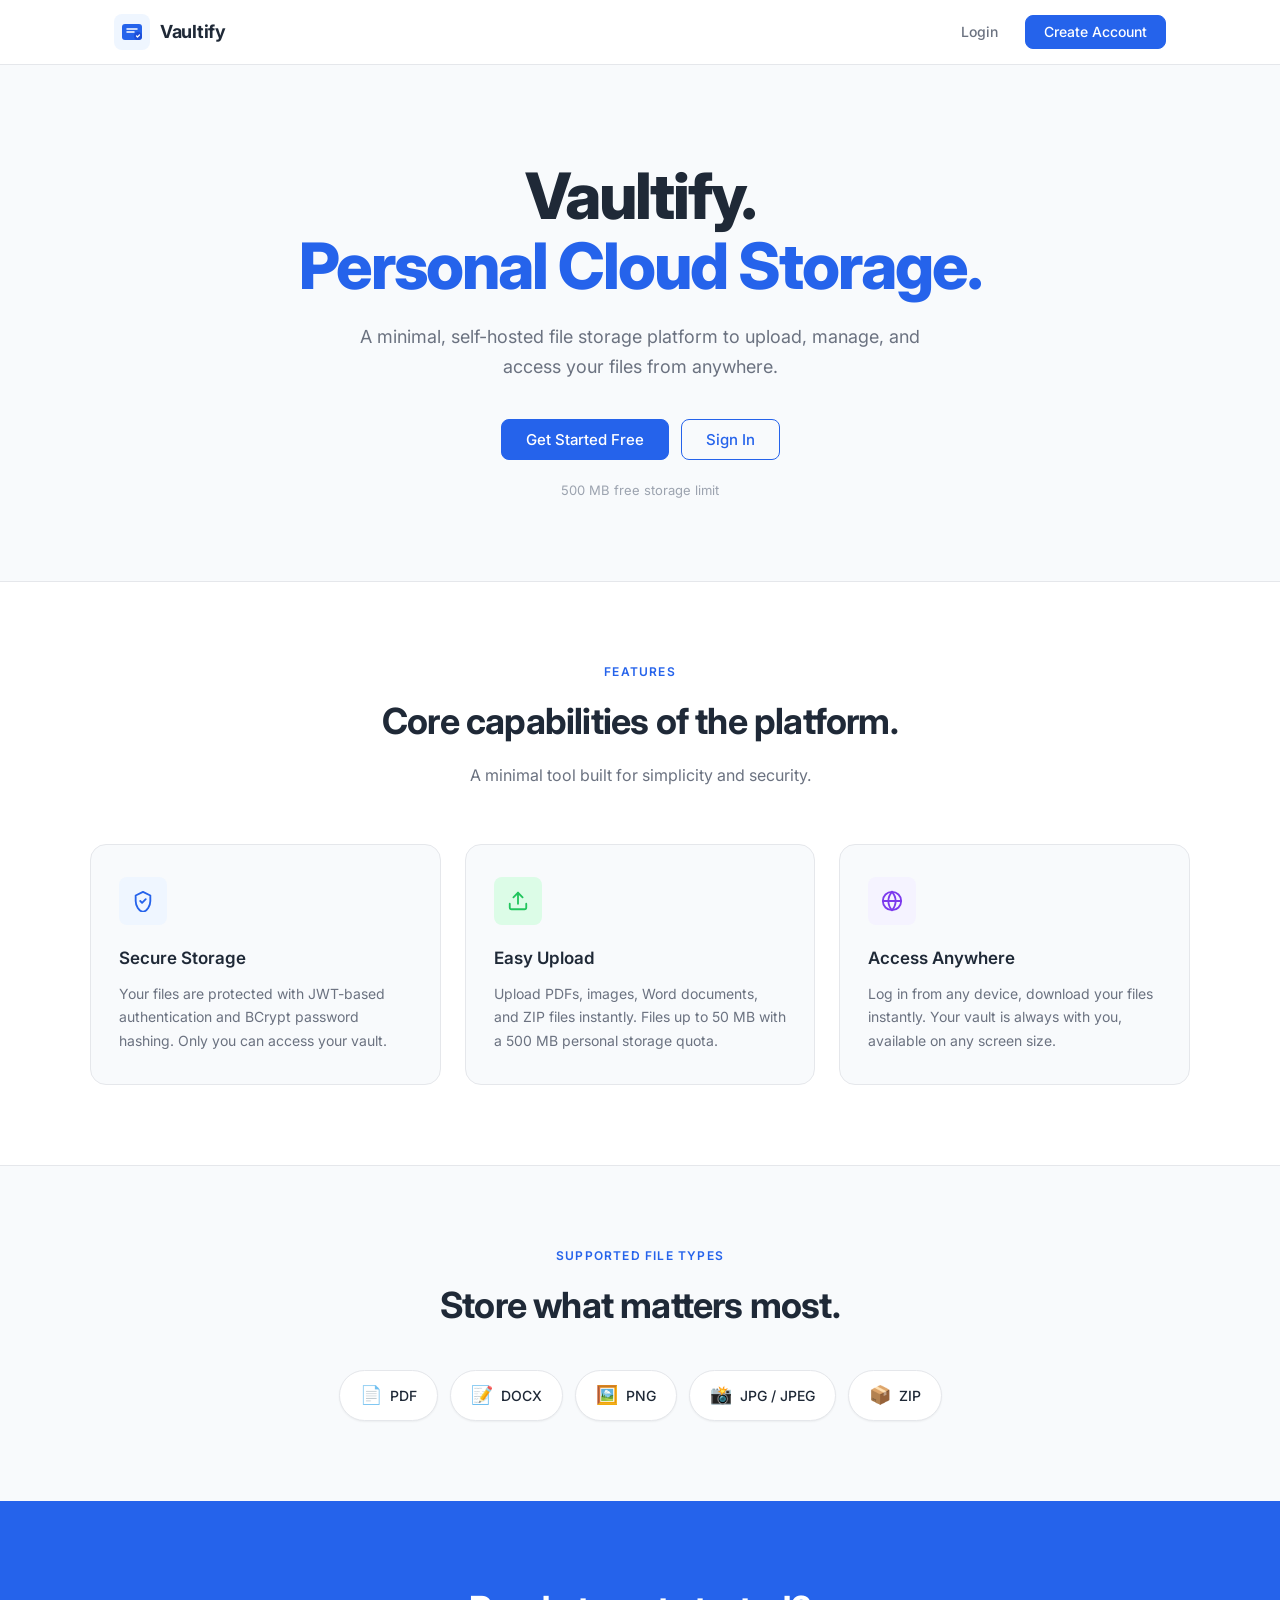
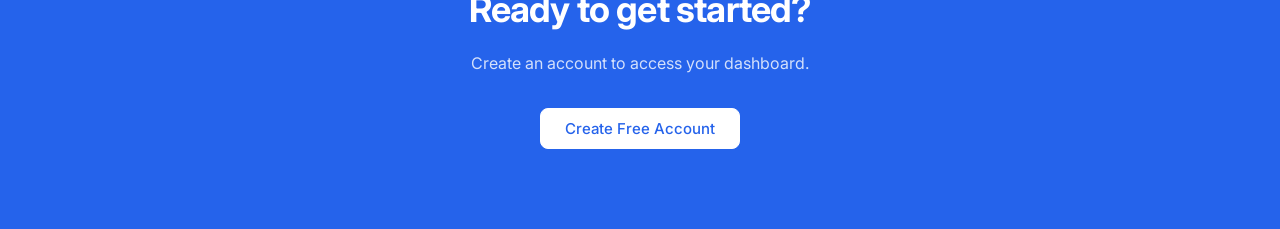
<file: frontend/index.html>
<!DOCTYPE html>
<html lang="en">
<head>
    <meta charset="UTF-8">
    <meta name="viewport" content="width=device-width, initial-scale=1.0">
    <meta name="description" content="Vaultify — Secure cloud file storage for you and your team. Upload, store, and access your files anywhere.">
    <title>Vaultify — Secure. Store. Share.</title>
    <link rel="preconnect" href="https://fonts.googleapis.com">
    <link rel="preconnect" href="https://fonts.gstatic.com" crossorigin>
    <link href="https://fonts.googleapis.com/css2?family=Inter:wght@300;400;500;600;700;800&display=swap" rel="stylesheet">
    <link rel="stylesheet" href="css/style.css">
</head>
<body>

    <!-- ========== NAVBAR ========== -->
    <nav class="navbar">
        <div class="nav-container">
            <a href="index.html" class="nav-logo">
                <div class="logo-icon">
                    <svg width="24" height="24" viewBox="0 0 24 24" fill="none">
                        <rect x="2" y="4" width="20" height="16" rx="3" fill="#2563EB"/>
                        <path d="M7 9h10M7 12h7" stroke="white" stroke-width="1.5" stroke-linecap="round"/>
                        <circle cx="18" cy="16" r="4" fill="#1D4ED8"/>
                        <path d="M16.5 16l1 1 2-2" stroke="white" stroke-width="1.2" stroke-linecap="round" stroke-linejoin="round"/>
                    </svg>
                </div>
                <span class="logo-text">Vaultify</span>
            </a>
            <div class="nav-actions">
                <a href="login.html" class="btn btn-ghost" id="nav-login">Login</a>
                <a href="signup.html" class="btn btn-primary" id="nav-signup">Create Account</a>
            </div>
        </div>
    </nav>

    <!-- ========== HERO ========== -->
    <section class="hero">
        <div class="hero-container">
            <h1 class="hero-title">
                Vaultify.<br>
                <span class="hero-title-accent">Personal Cloud Storage.</span>
            </h1>
            <p class="hero-subtitle">
                A minimal, self-hosted file storage platform to upload, manage, and access your files from anywhere.
            </p>
            <div class="hero-actions">
                <a href="signup.html" class="btn btn-primary btn-lg" id="hero-get-started">Get Started Free</a>
                <a href="login.html" class="btn btn-outline btn-lg" id="hero-login">Sign In</a>
            </div>
            <p class="hero-note">500 MB free storage limit</p>
        </div>
    </section>

    <!-- ========== FEATURES ========== -->
    <section class="features">
        <div class="features-container">
            <div class="section-label">Features</div>
            <h2 class="section-title">Core capabilities of the platform.</h2>
            <p class="section-subtitle">A minimal tool built for simplicity and security.</p>

            <div class="features-grid">

                <div class="feature-card" id="feature-secure">
                    <div class="feature-icon feature-icon--blue">
                        <svg width="22" height="22" viewBox="0 0 24 24" fill="none">
                            <path d="M12 2L4 6v6c0 5.5 3.5 10.7 8 12 4.5-1.3 8-6.5 8-12V6L12 2z" stroke="#2563EB" stroke-width="2" stroke-linejoin="round"/>
                            <path d="M9 12l2 2 4-4" stroke="#2563EB" stroke-width="2" stroke-linecap="round" stroke-linejoin="round"/>
                        </svg>
                    </div>
                    <h3 class="feature-title">Secure Storage</h3>
                    <p class="feature-desc">
                        Your files are protected with JWT-based authentication and BCrypt password hashing.
                        Only you can access your vault.
                    </p>
                </div>

                <div class="feature-card" id="feature-upload">
                    <div class="feature-icon feature-icon--green">
                        <svg width="22" height="22" viewBox="0 0 24 24" fill="none">
                            <path d="M21 15v4a2 2 0 01-2 2H5a2 2 0 01-2-2v-4" stroke="#22C55E" stroke-width="2" stroke-linecap="round"/>
                            <polyline points="17,8 12,3 7,8" stroke="#22C55E" stroke-width="2" stroke-linecap="round" stroke-linejoin="round"/>
                            <line x1="12" y1="3" x2="12" y2="15" stroke="#22C55E" stroke-width="2" stroke-linecap="round"/>
                        </svg>
                    </div>
                    <h3 class="feature-title">Easy Upload</h3>
                    <p class="feature-desc">
                        Upload PDFs, images, Word documents, and ZIP files instantly.
                        Files up to 50 MB with a 500 MB personal storage quota.
                    </p>
                </div>

                <div class="feature-card" id="feature-access">
                    <div class="feature-icon feature-icon--purple">
                        <svg width="22" height="22" viewBox="0 0 24 24" fill="none">
                            <circle cx="12" cy="12" r="10" stroke="#7C3AED" stroke-width="2"/>
                            <path d="M2 12h20M12 2a15.3 15.3 0 014 10 15.3 15.3 0 01-4 10 15.3 15.3 0 01-4-10 15.3 15.3 0 014-10z" stroke="#7C3AED" stroke-width="2"/>
                        </svg>
                    </div>
                    <h3 class="feature-title">Access Anywhere</h3>
                    <p class="feature-desc">
                        Log in from any device, download your files instantly.
                        Your vault is always with you, available on any screen size.
                    </p>
                </div>

            </div>
        </div>
    </section>

    <!-- ========== SUPPORTED FILES ========== -->
    <section class="file-types">
        <div class="file-types-container">
            <div class="section-label">Supported File Types</div>
            <h2 class="section-title">Store what matters most.</h2>
            <div class="file-types-grid">
                <div class="file-type-badge">
                    <span class="file-type-icon">📄</span>
                    <span>PDF</span>
                </div>
                <div class="file-type-badge">
                    <span class="file-type-icon">📝</span>
                    <span>DOCX</span>
                </div>
                <div class="file-type-badge">
                    <span class="file-type-icon">🖼️</span>
                    <span>PNG</span>
                </div>
                <div class="file-type-badge">
                    <span class="file-type-icon">📸</span>
                    <span>JPG / JPEG</span>
                </div>
                <div class="file-type-badge">
                    <span class="file-type-icon">📦</span>
                    <span>ZIP</span>
                </div>
            </div>
        </div>
    </section>

    <!-- ========== CTA ========== -->
    <section class="cta-section">
        <div class="cta-container">
            <h2 class="cta-title">Ready to get started?</h2>
            <p class="cta-subtitle">Create an account to access your dashboard.</p>
            <a href="signup.html" class="btn btn-primary btn-lg" id="cta-signup">Create Free Account</a>
        </div>
    </section>


    <script>
        // If already logged in, redirect to dashboard
        if (localStorage.getItem('vaultify_token')) {
            // Don't auto-redirect from landing page — let user see it
        }
    </script>

</body>
</html>
</file>
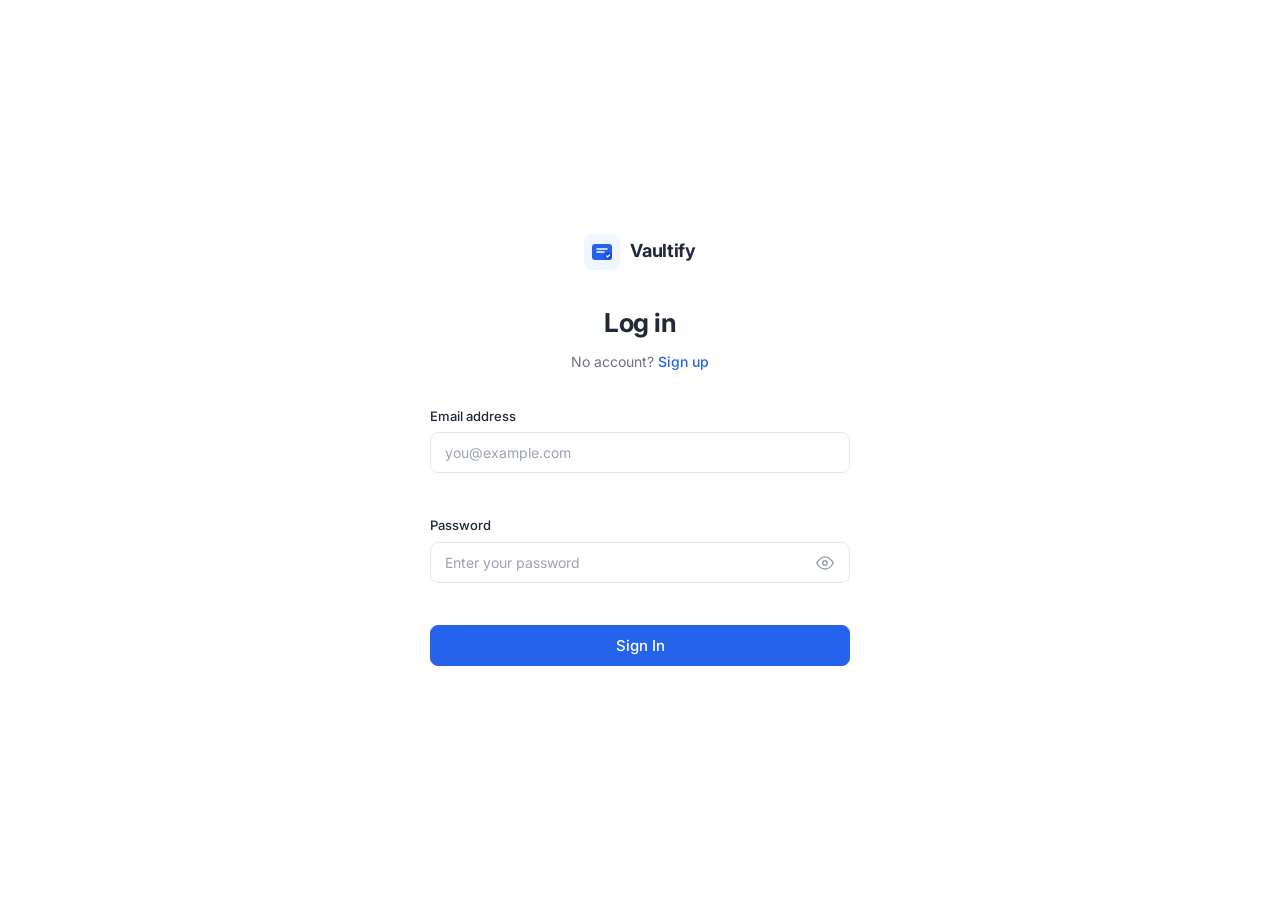
<file: frontend/dashboard.html>
<!DOCTYPE html>
<html lang="en">
<head>
    <meta charset="UTF-8">
    <meta name="viewport" content="width=device-width, initial-scale=1.0">
    <meta name="description" content="Vaultify Dashboard — manage your uploaded files.">
    <title>Dashboard — Vaultify</title>
    <link rel="preconnect" href="https://fonts.googleapis.com">
    <link rel="preconnect" href="https://fonts.gstatic.com" crossorigin>
    <link href="https://fonts.googleapis.com/css2?family=Inter:wght@300;400;500;600;700&display=swap" rel="stylesheet">
    <link rel="stylesheet" href="css/dashboard.css">
</head>
<body class="dashboard-page">

    <!-- ========== SIDEBAR ========== -->
    <aside class="sidebar" id="sidebar">
        <div class="sidebar-header">
            <a href="index.html" class="nav-logo">
                <div class="logo-icon">
                    <svg width="20" height="20" viewBox="0 0 24 24" fill="none">
                        <rect x="2" y="4" width="20" height="16" rx="3" fill="#2563EB"/>
                        <path d="M7 9h10M7 12h7" stroke="white" stroke-width="1.5" stroke-linecap="round"/>
                        <circle cx="18" cy="16" r="4" fill="#1D4ED8"/>
                        <path d="M16.5 16l1 1 2-2" stroke="white" stroke-width="1.2" stroke-linecap="round" stroke-linejoin="round"/>
                    </svg>
                </div>
                <span class="logo-text">Vaultify</span>
            </a>
        </div>

        <nav class="sidebar-nav">
            <a href="dashboard.html" class="sidebar-link sidebar-link--active" id="nav-dashboard">
                <svg width="18" height="18" viewBox="0 0 24 24" fill="none">
                    <rect x="3" y="3" width="7" height="7" rx="1.5" stroke="currentColor" stroke-width="2"/>
                    <rect x="14" y="3" width="7" height="7" rx="1.5" stroke="currentColor" stroke-width="2"/>
                    <rect x="3" y="14" width="7" height="7" rx="1.5" stroke="currentColor" stroke-width="2"/>
                    <rect x="14" y="14" width="7" height="7" rx="1.5" stroke="currentColor" stroke-width="2"/>
                </svg>
                <span>Dashboard</span>
            </a>
            <a href="dashboard.html" class="sidebar-link" id="nav-files">
                <svg width="18" height="18" viewBox="0 0 24 24" fill="none">
                    <path d="M14 2H6a2 2 0 00-2 2v16a2 2 0 002 2h12a2 2 0 002-2V8z" stroke="currentColor" stroke-width="2"/>
                    <polyline points="14,2 14,8 20,8" stroke="currentColor" stroke-width="2"/>
                </svg>
                <span>My Files</span>
            </a>
            <a href="profile.html" class="sidebar-link" id="nav-profile">
                <svg width="18" height="18" viewBox="0 0 24 24" fill="none">
                    <path d="M20 21v-2a4 4 0 00-4-4H8a4 4 0 00-4 4v2" stroke="currentColor" stroke-width="2"/>
                    <circle cx="12" cy="7" r="4" stroke="currentColor" stroke-width="2"/>
                </svg>
                <span>Profile</span>
            </a>
        </nav>

        <div class="sidebar-footer">
            <!-- Storage Usage -->
            <div class="storage-widget">
                <div class="storage-widget-header">
                    <span class="storage-label">Storage</span>
                    <span class="storage-percentage" id="storage-percent">0%</span>
                </div>
                <div class="storage-bar-track">
                    <div class="storage-bar-fill" id="storage-bar-fill" style="width: 0%"></div>
                </div>
                <p class="storage-detail" id="storage-detail">0 MB of 500 MB used</p>
            </div>

            <!-- Logout -->
            <button class="sidebar-logout" id="logout-btn">
                <svg width="18" height="18" viewBox="0 0 24 24" fill="none">
                    <path d="M9 21H5a2 2 0 01-2-2V5a2 2 0 012-2h4" stroke="currentColor" stroke-width="2" stroke-linecap="round"/>
                    <polyline points="16,17 21,12 16,7" stroke="currentColor" stroke-width="2" stroke-linecap="round" stroke-linejoin="round"/>
                    <line x1="21" y1="12" x2="9" y2="12" stroke="currentColor" stroke-width="2" stroke-linecap="round"/>
                </svg>
                <span>Logout</span>
            </button>
        </div>
    </aside>

    <!-- ========== MAIN CONTENT ========== -->
    <main class="main-content">

        <!-- Top Bar -->
        <header class="topbar">
            <div class="topbar-left">
                <button class="mobile-menu-btn" id="mobile-menu-btn" aria-label="Toggle menu">
                    <svg width="20" height="20" viewBox="0 0 24 24" fill="none">
                        <line x1="3" y1="6" x2="21" y2="6" stroke="currentColor" stroke-width="2" stroke-linecap="round"/>
                        <line x1="3" y1="12" x2="21" y2="12" stroke="currentColor" stroke-width="2" stroke-linecap="round"/>
                        <line x1="3" y1="18" x2="21" y2="18" stroke="currentColor" stroke-width="2" stroke-linecap="round"/>
                    </svg>
                </button>
                <div>
                    <h1 class="topbar-title">My Files</h1>
                    <p class="topbar-greeting" id="welcome-msg">Welcome back!</p>
                </div>
            </div>
            <div class="topbar-right">
                <button class="btn btn-primary" id="upload-btn">
                    <svg width="16" height="16" viewBox="0 0 24 24" fill="none">
                        <line x1="12" y1="5" x2="12" y2="19" stroke="currentColor" stroke-width="2" stroke-linecap="round"/>
                        <line x1="5" y1="12" x2="19" y2="12" stroke="currentColor" stroke-width="2" stroke-linecap="round"/>
                    </svg>
                    Upload File
                </button>
            </div>
        </header>

        <!-- Upload Zone (hidden by default) -->
        <div class="upload-zone" id="upload-zone" style="display: none;">
            <div class="upload-zone-inner">
                <div class="upload-icon">
                    <svg width="40" height="40" viewBox="0 0 24 24" fill="none">
                        <path d="M21 15v4a2 2 0 01-2 2H5a2 2 0 01-2-2v-4" stroke="#2563EB" stroke-width="1.5" stroke-linecap="round"/>
                        <polyline points="17,8 12,3 7,8" stroke="#2563EB" stroke-width="1.5" stroke-linecap="round" stroke-linejoin="round"/>
                        <line x1="12" y1="3" x2="12" y2="15" stroke="#2563EB" stroke-width="1.5" stroke-linecap="round"/>
                    </svg>
                </div>
                <div class="upload-zone-text">
                    <p class="upload-zone-title">Choose a file to upload</p>
                    <p class="upload-zone-subtitle">PDF, DOCX, ZIP, PNG, JPG, JPEG &bull; Max 50 MB</p>
                </div>
                <input type="file" id="file-input" class="file-input" accept=".pdf,.docx,.zip,.png,.jpg,.jpeg">
                <button class="btn btn-outline" id="pick-file-btn">Browse Files</button>
                <button class="btn btn-ghost upload-cancel-btn" id="upload-cancel-btn">Cancel</button>
            </div>

            <!-- Progress Bar -->
            <div class="upload-progress" id="upload-progress" style="display: none;">
                <div class="progress-info">
                    <span id="upload-filename">Uploading...</span>
                    <span id="upload-percent">0%</span>
                </div>
                <div class="progress-track">
                    <div class="progress-fill" id="progress-fill" style="width: 0%"></div>
                </div>
            </div>
        </div>

        <!-- Files Section -->
        <section class="files-section">

            <!-- Loading State -->
            <div class="files-loading" id="files-loading">
                <div class="loading-spinner"></div>
                <p>Loading your files...</p>
            </div>

            <!-- Empty State -->
            <div class="empty-state" id="empty-state" style="display: none;">
                <div class="empty-icon">📂</div>
                <h3 class="empty-title">No files uploaded yet.</h3>
                <p class="empty-subtitle">Upload your first document to get started.</p>
                <button class="btn btn-primary" id="empty-upload-btn">
                    <svg width="16" height="16" viewBox="0 0 24 24" fill="none">
                        <line x1="12" y1="5" x2="12" y2="19" stroke="currentColor" stroke-width="2" stroke-linecap="round"/>
                        <line x1="5" y1="12" x2="19" y2="12" stroke="currentColor" stroke-width="2" stroke-linecap="round"/>
                    </svg>
                    Upload Your First File
                </button>
            </div>

            <!-- Files Grid -->
            <div class="files-grid" id="files-grid" style="display: none;"></div>

        </section>

    </main>

    <!-- ========== DELETE CONFIRMATION MODAL ========== -->
    <div class="modal-overlay" id="delete-modal" style="display: none;" role="dialog" aria-modal="true" aria-labelledby="delete-modal-title">
        <div class="modal">
            <div class="modal-icon modal-icon--danger">
                <svg width="24" height="24" viewBox="0 0 24 24" fill="none">
                    <polyline points="3,6 5,6 21,6" stroke="#EF4444" stroke-width="2" stroke-linecap="round"/>
                    <path d="M19 6l-1 14a2 2 0 01-2 2H8a2 2 0 01-2-2L5 6" stroke="#EF4444" stroke-width="2"/>
                    <path d="M10 11v6M14 11v6" stroke="#EF4444" stroke-width="2" stroke-linecap="round"/>
                    <path d="M9 6V4h6v2" stroke="#EF4444" stroke-width="2" stroke-linecap="round"/>
                </svg>
            </div>
            <h2 class="modal-title" id="delete-modal-title">Delete File</h2>
            <p class="modal-message">
                Are you sure you want to delete <strong id="delete-filename"></strong>?
                <br>This action cannot be undone.
            </p>
            <div class="modal-actions">
                <button class="btn btn-ghost" id="delete-cancel-btn">Cancel</button>
                <button class="btn btn-danger" id="delete-confirm-btn">
                    <span id="delete-btn-text">Delete</span>
                    <span id="delete-spinner" class="btn-spinner" style="display: none;"></span>
                </button>
            </div>
        </div>
    </div>

    <!-- ========== TOAST NOTIFICATION ========== -->
    <div class="toast" id="toast" role="alert" aria-live="polite"></div>

    <!-- Sidebar overlay for mobile -->
    <div class="sidebar-overlay" id="sidebar-overlay"></div>

    <script src="js/upload.js"></script>
    <script src="js/dashboard.js"></script>
</body>
</html>
</file>
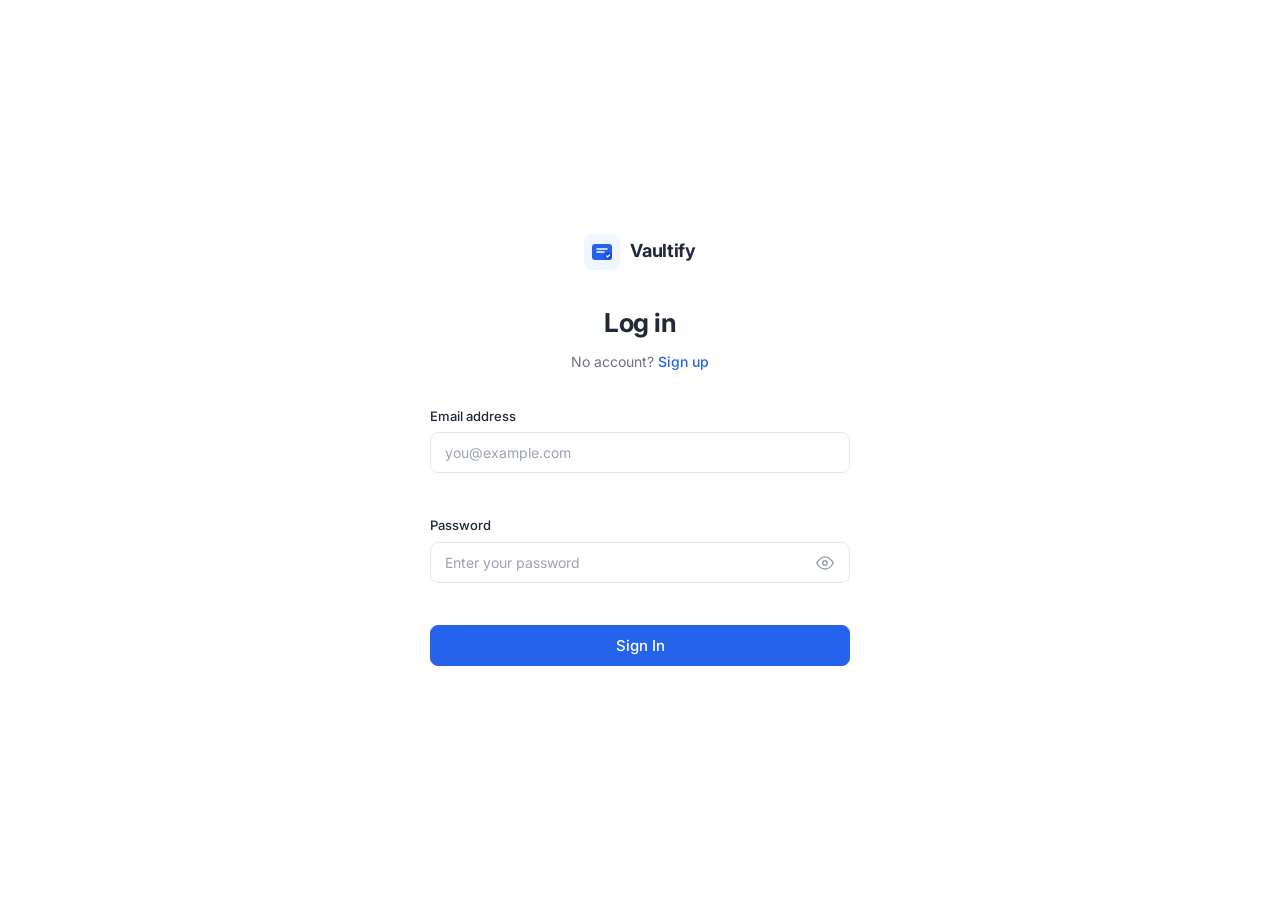
<file: frontend/login.html>
<!DOCTYPE html>
<html lang="en">
<head>
    <meta charset="UTF-8">
    <meta name="viewport" content="width=device-width, initial-scale=1.0">
    <meta name="description" content="Log in to Vaultify — your secure personal file storage vault.">
    <title>Login — Vaultify</title>
    <link rel="preconnect" href="https://fonts.googleapis.com">
    <link rel="preconnect" href="https://fonts.gstatic.com" crossorigin>
    <link href="https://fonts.googleapis.com/css2?family=Inter:wght@300;400;500;600;700&display=swap" rel="stylesheet">
    <link rel="stylesheet" href="css/style.css">
</head>
<body class="auth-page">

    <div class="auth-wrapper">

        <div class="auth-form-container">
            <div style="text-align: center; margin-bottom: 32px;">
                <a href="index.html" class="nav-logo" style="justify-content: center;">
                    <div class="logo-icon">
                        <svg width="24" height="24" viewBox="0 0 24 24" fill="none">
                            <rect x="2" y="4" width="20" height="16" rx="3" fill="#2563EB"/>
                            <path d="M7 9h10M7 12h7" stroke="white" stroke-width="1.5" stroke-linecap="round"/>
                            <circle cx="18" cy="16" r="4" fill="#1D4ED8"/>
                            <path d="M16.5 16l1 1 2-2" stroke="white" stroke-width="1.2" stroke-linecap="round" stroke-linejoin="round"/>
                        </svg>
                    </div>
                    <span class="logo-text">Vaultify</span>
                </a>
            </div>
                <div class="auth-form-header">
                    <h1 class="auth-form-title">Log in</h1>
                    <p class="auth-form-subtitle">
                        No account? 
                        <a href="signup.html" class="auth-link" id="go-signup">Sign up</a>
                    </p>
                </div>

                <!-- Error Message -->
                <div class="alert alert-error" id="login-error" style="display: none;"></div>

                <!-- Login Form -->
                <form id="login-form" class="auth-form" novalidate>

                    <div class="form-group">
                        <label for="email" class="form-label">Email address</label>
                        <input
                            type="email"
                            id="email"
                            name="email"
                            class="form-input"
                            placeholder="you@example.com"
                            autocomplete="email"
                            required
                        />
                        <span class="form-error" id="email-error"></span>
                    </div>

                    <div class="form-group">
                        <label for="password" class="form-label">Password</label>
                        <div class="input-wrapper">
                            <input
                                type="password"
                                id="password"
                                name="password"
                                class="form-input"
                                placeholder="Enter your password"
                                autocomplete="current-password"
                                required
                            />
                            <button type="button" class="toggle-password" id="toggle-pwd" aria-label="Toggle password visibility">
                                <svg id="eye-icon" width="18" height="18" viewBox="0 0 24 24" fill="none">
                                    <path d="M1 12s4-8 11-8 11 8 11 8-4 8-11 8-11-8-11-8z" stroke="#9CA3AF" stroke-width="2"/>
                                    <circle cx="12" cy="12" r="3" stroke="#9CA3AF" stroke-width="2"/>
                                </svg>
                            </button>
                        </div>
                        <span class="form-error" id="password-error"></span>
                    </div>

                    <button type="submit" class="btn btn-primary btn-full btn-lg" id="login-btn">
                        <span id="login-btn-text">Sign In</span>
                        <span id="login-spinner" class="btn-spinner" style="display: none;"></span>
                    </button>

                </form>
        </div>

    </div>

    <script src="js/login.js"></script>
</body>
</html>
</file>
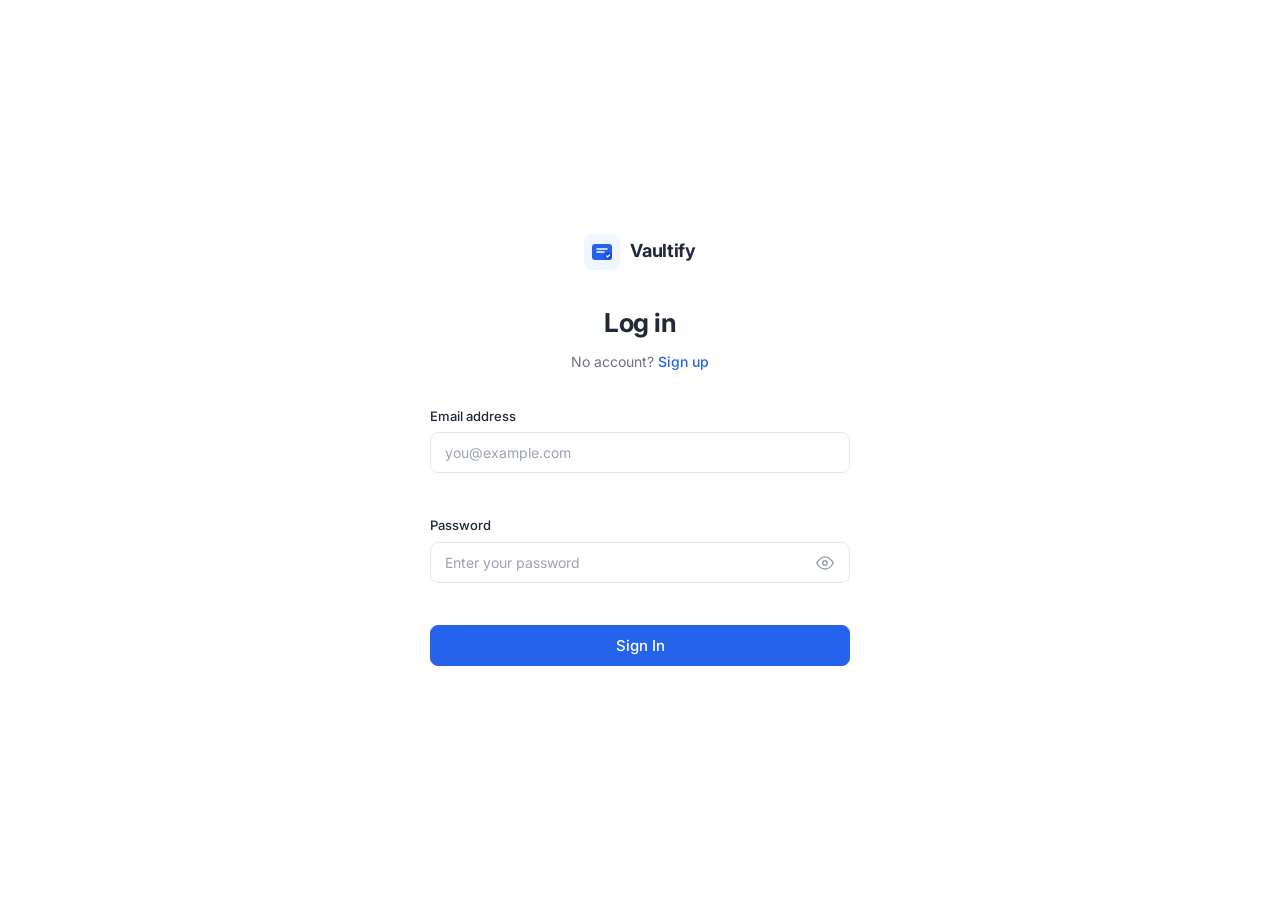
<file: frontend/profile.html>
<!DOCTYPE html>
<html lang="en">
<head>
    <meta charset="UTF-8">
    <meta name="viewport" content="width=device-width, initial-scale=1.0">
    <meta name="description" content="Your Vaultify profile — storage stats and account info.">
    <title>Profile — Vaultify</title>
    <link rel="preconnect" href="https://fonts.googleapis.com">
    <link rel="preconnect" href="https://fonts.gstatic.com" crossorigin>
    <link href="https://fonts.googleapis.com/css2?family=Inter:wght@300;400;500;600;700&display=swap" rel="stylesheet">
    <link rel="stylesheet" href="css/dashboard.css">
</head>
<body class="dashboard-page">

    <!-- ========== SIDEBAR ========== -->
    <aside class="sidebar" id="sidebar">
        <div class="sidebar-header">
            <a href="index.html" class="nav-logo">
                <div class="logo-icon">
                    <svg width="20" height="20" viewBox="0 0 24 24" fill="none">
                        <rect x="2" y="4" width="20" height="16" rx="3" fill="#2563EB"/>
                        <path d="M7 9h10M7 12h7" stroke="white" stroke-width="1.5" stroke-linecap="round"/>
                        <circle cx="18" cy="16" r="4" fill="#1D4ED8"/>
                        <path d="M16.5 16l1 1 2-2" stroke="white" stroke-width="1.2" stroke-linecap="round" stroke-linejoin="round"/>
                    </svg>
                </div>
                <span class="logo-text">Vaultify</span>
            </a>
        </div>

        <nav class="sidebar-nav">
            <a href="dashboard.html" class="sidebar-link" id="nav-dashboard">
                <svg width="18" height="18" viewBox="0 0 24 24" fill="none">
                    <rect x="3" y="3" width="7" height="7" rx="1.5" stroke="currentColor" stroke-width="2"/>
                    <rect x="14" y="3" width="7" height="7" rx="1.5" stroke="currentColor" stroke-width="2"/>
                    <rect x="3" y="14" width="7" height="7" rx="1.5" stroke="currentColor" stroke-width="2"/>
                    <rect x="14" y="14" width="7" height="7" rx="1.5" stroke="currentColor" stroke-width="2"/>
                </svg>
                <span>Dashboard</span>
            </a>
            <a href="dashboard.html" class="sidebar-link" id="nav-files">
                <svg width="18" height="18" viewBox="0 0 24 24" fill="none">
                    <path d="M14 2H6a2 2 0 00-2 2v16a2 2 0 002 2h12a2 2 0 002-2V8z" stroke="currentColor" stroke-width="2"/>
                    <polyline points="14,2 14,8 20,8" stroke="currentColor" stroke-width="2"/>
                </svg>
                <span>My Files</span>
            </a>
            <a href="profile.html" class="sidebar-link sidebar-link--active" id="nav-profile">
                <svg width="18" height="18" viewBox="0 0 24 24" fill="none">
                    <path d="M20 21v-2a4 4 0 00-4-4H8a4 4 0 00-4 4v2" stroke="currentColor" stroke-width="2"/>
                    <circle cx="12" cy="7" r="4" stroke="currentColor" stroke-width="2"/>
                </svg>
                <span>Profile</span>
            </a>
        </nav>

        <div class="sidebar-footer">
            <div class="storage-widget">
                <div class="storage-widget-header">
                    <span class="storage-label">Storage</span>
                    <span class="storage-percentage" id="sidebar-storage-percent">0%</span>
                </div>
                <div class="storage-bar-track">
                    <div class="storage-bar-fill" id="sidebar-storage-fill" style="width: 0%"></div>
                </div>
                <p class="storage-detail" id="sidebar-storage-detail">0 MB of 500 MB used</p>
            </div>

            <button class="sidebar-logout" id="logout-btn">
                <svg width="18" height="18" viewBox="0 0 24 24" fill="none">
                    <path d="M9 21H5a2 2 0 01-2-2V5a2 2 0 012-2h4" stroke="currentColor" stroke-width="2" stroke-linecap="round"/>
                    <polyline points="16,17 21,12 16,7" stroke="currentColor" stroke-width="2" stroke-linecap="round" stroke-linejoin="round"/>
                    <line x1="21" y1="12" x2="9" y2="12" stroke="currentColor" stroke-width="2" stroke-linecap="round"/>
                </svg>
                <span>Logout</span>
            </button>
        </div>
    </aside>

    <!-- ========== MAIN CONTENT ========== -->
    <main class="main-content">

        <header class="topbar">
            <div class="topbar-left">
                <button class="mobile-menu-btn" id="mobile-menu-btn" aria-label="Toggle menu">
                    <svg width="20" height="20" viewBox="0 0 24 24" fill="none">
                        <line x1="3" y1="6" x2="21" y2="6" stroke="currentColor" stroke-width="2" stroke-linecap="round"/>
                        <line x1="3" y1="12" x2="21" y2="12" stroke="currentColor" stroke-width="2" stroke-linecap="round"/>
                        <line x1="3" y1="18" x2="21" y2="18" stroke="currentColor" stroke-width="2" stroke-linecap="round"/>
                    </svg>
                </button>
                <div>
                    <h1 class="topbar-title">Profile</h1>
                    <p class="topbar-greeting">Your account details</p>
                </div>
            </div>
        </header>

        <!-- Profile Content -->
        <div class="profile-content" id="profile-loading">
            <div class="files-loading">
                <div class="loading-spinner"></div>
                <p>Loading profile...</p>
            </div>
        </div>

        <div class="profile-content" id="profile-main" style="display: none;">

            <!-- Profile Card -->
            <div class="profile-card">
                <div class="profile-avatar" id="profile-avatar">?</div>
                <div class="profile-info">
                    <h2 class="profile-name" id="profile-name">—</h2>
                    <p class="profile-email" id="profile-email">—</p>
                    <p class="profile-member" id="profile-member">Member since —</p>
                </div>
            </div>

            <!-- Stats Grid -->
            <div class="stats-grid">
                <div class="stat-card" id="stat-storage">
                    <div class="stat-icon stat-icon--blue">
                        <svg width="20" height="20" viewBox="0 0 24 24" fill="none">
                            <ellipse cx="12" cy="5" rx="9" ry="3" stroke="#2563EB" stroke-width="2"/>
                            <path d="M3 5v14c0 1.66 4 3 9 3s9-1.34 9-3V5" stroke="#2563EB" stroke-width="2"/>
                            <path d="M3 12c0 1.66 4 3 9 3s9-1.34 9-3" stroke="#2563EB" stroke-width="2"/>
                        </svg>
                    </div>
                    <div class="stat-info">
                        <p class="stat-label">Storage Used</p>
                        <p class="stat-value" id="stat-storage-used">0 MB</p>
                        <p class="stat-sub" id="stat-storage-sub">of 500 MB</p>
                    </div>
                </div>

                <div class="stat-card" id="stat-files">
                    <div class="stat-icon stat-icon--green">
                        <svg width="20" height="20" viewBox="0 0 24 24" fill="none">
                            <path d="M14 2H6a2 2 0 00-2 2v16a2 2 0 002 2h12a2 2 0 002-2V8z" stroke="#22C55E" stroke-width="2"/>
                            <polyline points="14,2 14,8 20,8" stroke="#22C55E" stroke-width="2"/>
                        </svg>
                    </div>
                    <div class="stat-info">
                        <p class="stat-label">Total Files</p>
                        <p class="stat-value" id="stat-file-count">0</p>
                        <p class="stat-sub">uploaded files</p>
                    </div>
                </div>

                <div class="stat-card" id="stat-quota">
                    <div class="stat-icon stat-icon--purple">
                        <svg width="20" height="20" viewBox="0 0 24 24" fill="none">
                            <path d="M12 2L4 6v6c0 5.5 3.5 10.7 8 12 4.5-1.3 8-6.5 8-12V6L12 2z" stroke="#7C3AED" stroke-width="2"/>
                            <path d="M9 12l2 2 4-4" stroke="#7C3AED" stroke-width="2" stroke-linecap="round" stroke-linejoin="round"/>
                        </svg>
                    </div>
                    <div class="stat-info">
                        <p class="stat-label">Storage Quota</p>
                        <p class="stat-value">500 MB</p>
                        <p class="stat-sub">maximum storage</p>
                    </div>
                </div>
            </div>

            <!-- Storage Bar -->
            <div class="profile-storage-card">
                <div class="storage-bar-header">
                    <h3 class="storage-bar-title">Storage Usage</h3>
                    <span class="storage-bar-pct" id="profile-storage-pct">0%</span>
                </div>
                <div class="storage-bar-track storage-bar-track--lg">
                    <div class="storage-bar-fill" id="profile-storage-fill" style="width: 0%"></div>
                </div>
                <p class="storage-bar-detail" id="profile-storage-detail">0 MB used of 500 MB</p>
            </div>

            <!-- Logout -->
            <div class="profile-actions">
                <button class="btn btn-danger btn-outline-danger" id="profile-logout-btn">
                    <svg width="16" height="16" viewBox="0 0 24 24" fill="none">
                        <path d="M9 21H5a2 2 0 01-2-2V5a2 2 0 012-2h4" stroke="currentColor" stroke-width="2" stroke-linecap="round"/>
                        <polyline points="16,17 21,12 16,7" stroke="currentColor" stroke-width="2" stroke-linecap="round" stroke-linejoin="round"/>
                        <line x1="21" y1="12" x2="9" y2="12" stroke="currentColor" stroke-width="2" stroke-linecap="round"/>
                    </svg>
                    Log Out
                </button>
            </div>

        </div>

    </main>

    <!-- Sidebar overlay for mobile -->
    <div class="sidebar-overlay" id="sidebar-overlay"></div>

    <script src="js/dashboard.js"></script>
</body>
</html>
</file>
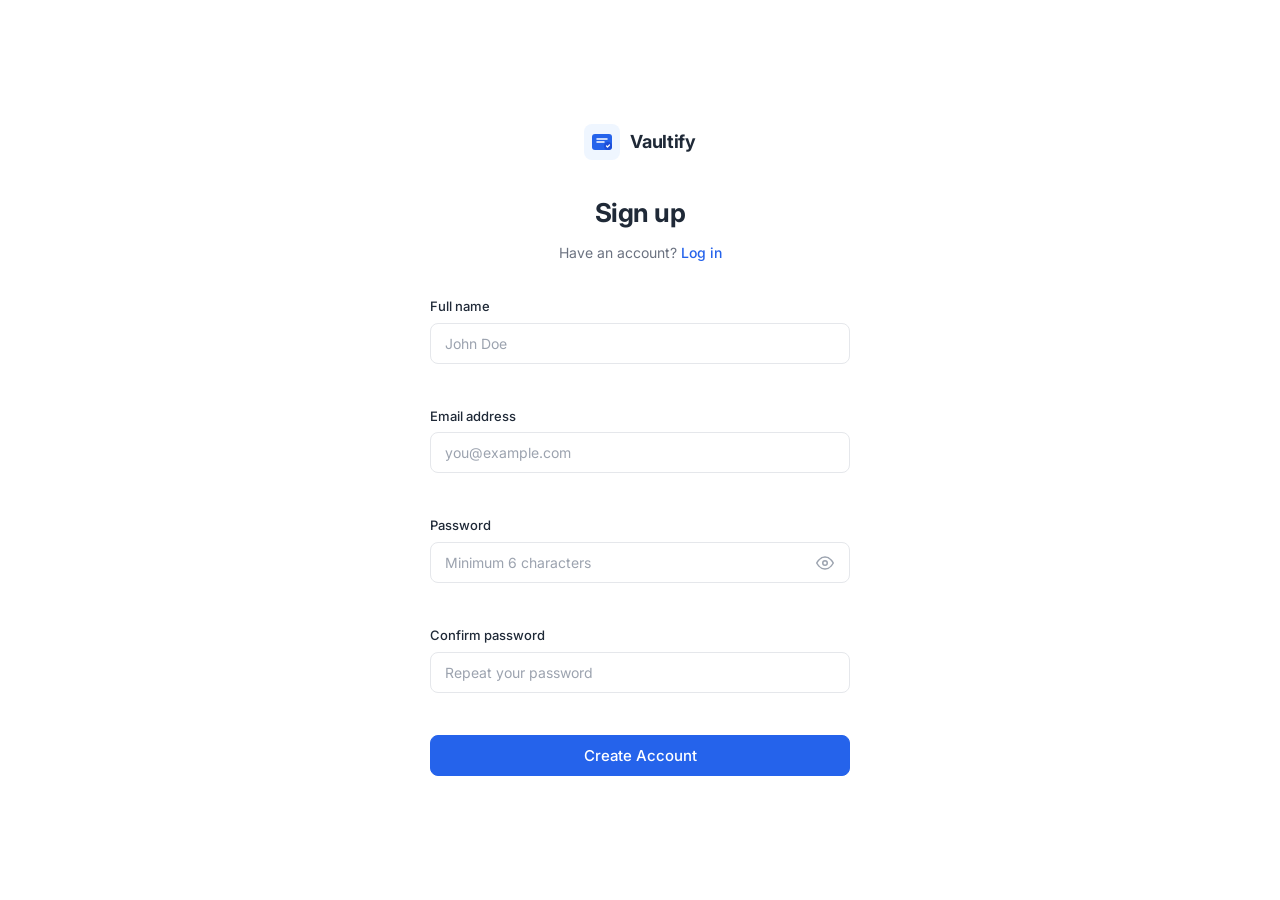
<file: frontend/signup.html>
<!DOCTYPE html>
<html lang="en">
<head>
    <meta charset="UTF-8">
    <meta name="viewport" content="width=device-width, initial-scale=1.0">
    <meta name="description" content="Create your free Vaultify account — secure cloud file storage.">
    <title>Create Account — Vaultify</title>
    <link rel="preconnect" href="https://fonts.googleapis.com">
    <link rel="preconnect" href="https://fonts.gstatic.com" crossorigin>
    <link href="https://fonts.googleapis.com/css2?family=Inter:wght@300;400;500;600;700&display=swap" rel="stylesheet">
    <link rel="stylesheet" href="css/style.css">
</head>
<body class="auth-page">

    <div class="auth-wrapper">

        <div class="auth-form-container">
            <div style="text-align: center; margin-bottom: 32px;">
                <a href="index.html" class="nav-logo" style="justify-content: center;">
                    <div class="logo-icon">
                        <svg width="24" height="24" viewBox="0 0 24 24" fill="none">
                            <rect x="2" y="4" width="20" height="16" rx="3" fill="#2563EB"/>
                            <path d="M7 9h10M7 12h7" stroke="white" stroke-width="1.5" stroke-linecap="round"/>
                            <circle cx="18" cy="16" r="4" fill="#1D4ED8"/>
                            <path d="M16.5 16l1 1 2-2" stroke="white" stroke-width="1.2" stroke-linecap="round" stroke-linejoin="round"/>
                        </svg>
                    </div>
                    <span class="logo-text">Vaultify</span>
                </a>
            </div>
                <div class="auth-form-header">
                    <h1 class="auth-form-title">Sign up</h1>
                    <p class="auth-form-subtitle">
                        Have an account?
                        <a href="login.html" class="auth-link" id="go-login">Log in</a>
                    </p>
                </div>

                <!-- Error Message -->
                <div class="alert alert-error" id="signup-error" style="display: none;"></div>

                <!-- Signup Form -->
                <form id="signup-form" class="auth-form" novalidate>

                    <div class="form-group">
                        <label for="fullName" class="form-label">Full name</label>
                        <input
                            type="text"
                            id="fullName"
                            name="fullName"
                            class="form-input"
                            placeholder="John Doe"
                            autocomplete="name"
                            required
                        />
                        <span class="form-error" id="fullName-error"></span>
                    </div>

                    <div class="form-group">
                        <label for="email" class="form-label">Email address</label>
                        <input
                            type="email"
                            id="email"
                            name="email"
                            class="form-input"
                            placeholder="you@example.com"
                            autocomplete="email"
                            required
                        />
                        <span class="form-error" id="email-error"></span>
                    </div>

                    <div class="form-group">
                        <label for="password" class="form-label">Password</label>
                        <div class="input-wrapper">
                            <input
                                type="password"
                                id="password"
                                name="password"
                                class="form-input"
                                placeholder="Minimum 6 characters"
                                autocomplete="new-password"
                                required
                            />
                            <button type="button" class="toggle-password" id="toggle-pwd" aria-label="Toggle password visibility">
                                <svg width="18" height="18" viewBox="0 0 24 24" fill="none">
                                    <path d="M1 12s4-8 11-8 11 8 11 8-4 8-11 8-11-8-11-8z" stroke="#9CA3AF" stroke-width="2"/>
                                    <circle cx="12" cy="12" r="3" stroke="#9CA3AF" stroke-width="2"/>
                                </svg>
                            </button>
                        </div>
                        <span class="form-error" id="password-error"></span>
                    </div>

                    <div class="form-group">
                        <label for="confirmPassword" class="form-label">Confirm password</label>
                        <input
                            type="password"
                            id="confirmPassword"
                            name="confirmPassword"
                            class="form-input"
                            placeholder="Repeat your password"
                            autocomplete="new-password"
                            required
                        />
                        <span class="form-error" id="confirmPassword-error"></span>
                    </div>

                    <button type="submit" class="btn btn-primary btn-full btn-lg" id="signup-btn">
                        <span id="signup-btn-text">Create Account</span>
                        <span id="signup-spinner" class="btn-spinner" style="display: none;"></span>
                    </button>

                </form>

        </div>

    </div>

    <script src="js/signup.js"></script>
</body>
</html>
</file>
<file: frontend/css/style.css>
/* =============================================
   Vaultify — Global Styles (style.css)
   Used by: index.html, login.html, signup.html
   ============================================= */

/* ========== Google Font ========== */
@import url('https://fonts.googleapis.com/css2?family=Inter:wght@300;400;500;600;700;800&display=swap');

/* ========== CSS Custom Properties ========== */
:root {
    --primary:        #2563EB;
    --primary-hover:  #1D4ED8;
    --primary-light:  #EFF6FF;
    --background:     #F8FAFC;
    --card:           #FFFFFF;
    --text:           #1F2937;
    --text-secondary: #6B7280;
    --text-muted:     #9CA3AF;
    --border:         #E5E7EB;
    --border-focus:   #2563EB;
    --success:        #22C55E;
    --success-light:  #DCFCE7;
    --danger:         #EF4444;
    --danger-light:   #FEF2F2;
    --purple:         #7C3AED;
    --purple-light:   #F5F3FF;

    --shadow-sm:  0 1px 2px rgba(0, 0, 0, 0.05);
    --shadow:     0 1px 3px rgba(0, 0, 0, 0.1), 0 1px 2px rgba(0, 0, 0, 0.06);
    --shadow-md:  0 4px 6px rgba(0, 0, 0, 0.07), 0 2px 4px rgba(0, 0, 0, 0.06);
    --shadow-lg:  0 10px 15px rgba(0, 0, 0, 0.08), 0 4px 6px rgba(0, 0, 0, 0.04);
    --shadow-xl:  0 20px 25px rgba(0, 0, 0, 0.10), 0 8px 10px rgba(0, 0, 0, 0.04);

    --radius-sm: 8px;
    --radius:    12px;
    --radius-lg: 16px;
    --radius-xl: 24px;

    --transition: all 0.2s ease;
    --transition-slow: all 0.3s ease;
}

/* ========== Reset ========== */
*, *::before, *::after {
    margin: 0;
    padding: 0;
    box-sizing: border-box;
}

html {
    scroll-behavior: smooth;
}

body {
    font-family: 'Inter', -apple-system, BlinkMacSystemFont, 'Segoe UI', sans-serif;
    background-color: var(--background);
    color: var(--text);
    line-height: 1.6;
    -webkit-font-smoothing: antialiased;
    -moz-osx-font-smoothing: grayscale;
}

a {
    text-decoration: none;
    color: inherit;
}

button {
    cursor: pointer;
    font-family: inherit;
    border: none;
    background: none;
}

img, svg {
    display: block;
}

/* =============================================
   LAYOUT — SHARED
   ============================================= */

/* ========== Logo ========== */
.nav-logo {
    display: flex;
    align-items: center;
    gap: 10px;
    text-decoration: none;
}

.logo-icon {
    width: 36px;
    height: 36px;
    border-radius: var(--radius-sm);
    display: flex;
    align-items: center;
    justify-content: center;
    background: var(--primary-light);
    flex-shrink: 0;
}

.logo-icon--sm {
    width: 30px;
    height: 30px;
}

.logo-icon--white {
    background: rgba(255,255,255,0.15);
}

.logo-text {
    font-size: 18px;
    font-weight: 700;
    color: var(--text);
    letter-spacing: -0.3px;
}

.logo-text--white {
    color: white;
}

/* =============================================
   BUTTONS
   ============================================= */

.btn {
    display: inline-flex;
    align-items: center;
    justify-content: center;
    gap: 8px;
    padding: 9px 18px;
    font-size: 14px;
    font-weight: 500;
    border-radius: var(--radius-sm);
    transition: var(--transition);
    cursor: pointer;
    border: 1.5px solid transparent;
    line-height: 1;
    white-space: nowrap;
    text-decoration: none;
}

.btn:disabled {
    opacity: 0.6;
    cursor: not-allowed;
}

.btn-primary {
    background: var(--primary);
    color: white;
    border-color: var(--primary);
}

.btn-primary:hover:not(:disabled) {
    background: var(--primary-hover);
    border-color: var(--primary-hover);
}

.btn-ghost {
    background: transparent;
    color: var(--text-secondary);
}

.btn-ghost:hover:not(:disabled) {
    background: var(--border);
    color: var(--text);
}

.btn-outline {
    background: transparent;
    color: var(--primary);
    border-color: var(--primary);
}

.btn-outline:hover:not(:disabled) {
    background: var(--primary-light);
}

.btn-danger {
    background: var(--danger);
    color: white;
    border-color: var(--danger);
}

.btn-danger:hover:not(:disabled) {
    background: #DC2626;
    border-color: #DC2626;
}

.btn-outline-danger {
    background: transparent;
    color: var(--danger);
    border-color: var(--danger);
}

.btn-outline-danger:hover:not(:disabled) {
    background: var(--danger-light);
}

.btn-lg {
    padding: 12px 24px;
    font-size: 15px;
}

.btn-full {
    width: 100%;
}

/* Spinner inside button */
.btn-spinner {
    width: 16px;
    height: 16px;
    border: 2px solid rgba(255,255,255,0.3);
    border-top-color: white;
    border-radius: 50%;
    animation: spin 0.7s linear infinite;
    display: inline-block;
}

@keyframes spin {
    to { transform: rotate(360deg); }
}

/* =============================================
   NAVBAR (Landing Page)
   ============================================= */

.navbar {
    position: sticky;
    top: 0;
    z-index: 100;
    background: #FFFFFF;
    border-bottom: 1px solid var(--border);
}

.nav-container {
    max-width: 1100px;
    margin: 0 auto;
    padding: 0 24px;
    height: 64px;
    display: flex;
    align-items: center;
    justify-content: space-between;
}

.nav-actions {
    display: flex;
    align-items: center;
    gap: 8px;
}

/* =============================================
   HERO SECTION
   ============================================= */

.hero {
    padding: 96px 24px 80px;
}

.hero-container {
    max-width: 720px;
    margin: 0 auto;
    text-align: center;
}


.hero-title {
    font-size: clamp(40px, 6vw, 64px);
    font-weight: 800;
    letter-spacing: -2px;
    line-height: 1.1;
    color: var(--text);
    margin-bottom: 20px;
}

.hero-title-accent {
    color: var(--primary);
}

.hero-subtitle {
    font-size: 18px;
    color: var(--text-secondary);
    line-height: 1.7;
    max-width: 560px;
    margin: 0 auto 36px;
}

.hero-actions {
    display: flex;
    align-items: center;
    justify-content: center;
    gap: 12px;
    flex-wrap: wrap;
}

.hero-note {
    margin-top: 20px;
    font-size: 13px;
    color: var(--text-muted);
}

/* =============================================
   FEATURES SECTION
   ============================================= */

.features {
    padding: 80px 24px;
    background: white;
    border-top: 1px solid var(--border);
    border-bottom: 1px solid var(--border);
}

.features-container {
    max-width: 1100px;
    margin: 0 auto;
    text-align: center;
}

.section-label {
    font-size: 12px;
    font-weight: 600;
    letter-spacing: 1.2px;
    text-transform: uppercase;
    color: var(--primary);
    margin-bottom: 12px;
}

.section-title {
    font-size: clamp(26px, 4vw, 36px);
    font-weight: 700;
    letter-spacing: -0.8px;
    color: var(--text);
    margin-bottom: 12px;
}

.section-subtitle {
    font-size: 16px;
    color: var(--text-secondary);
    margin-bottom: 56px;
}

.features-grid {
    display: grid;
    grid-template-columns: repeat(3, 1fr);
    gap: 24px;
}

.feature-card {
    background: var(--background);
    border: 1px solid var(--border);
    border-radius: var(--radius-lg);
    padding: 32px 28px;
    text-align: left;
    transition: var(--transition-slow);
}

.feature-card:hover {
    border-color: var(--primary);
}

.feature-icon {
    width: 48px;
    height: 48px;
    border-radius: var(--radius-sm);
    display: flex;
    align-items: center;
    justify-content: center;
    margin-bottom: 20px;
}

.feature-icon--blue   { background: var(--primary-light); }
.feature-icon--green  { background: var(--success-light); }
.feature-icon--purple { background: var(--purple-light); }

.feature-title {
    font-size: 17px;
    font-weight: 600;
    color: var(--text);
    margin-bottom: 10px;
}

.feature-desc {
    font-size: 14px;
    color: var(--text-secondary);
    line-height: 1.65;
}

/* =============================================
   FILE TYPES SECTION
   ============================================= */

.file-types {
    padding: 80px 24px;
}

.file-types-container {
    max-width: 1100px;
    margin: 0 auto;
    text-align: center;
}

.file-types-grid {
    display: flex;
    align-items: center;
    justify-content: center;
    flex-wrap: wrap;
    gap: 12px;
    margin-top: 36px;
}

.file-type-badge {
    display: flex;
    align-items: center;
    gap: 8px;
    padding: 10px 20px;
    background: white;
    border: 1px solid var(--border);
    border-radius: 100px;
    font-size: 14px;
    font-weight: 500;
    color: var(--text);
    box-shadow: var(--shadow-sm);
    transition: var(--transition);
}

.file-type-badge:hover {
    border-color: var(--primary);
}

.file-type-icon {
    font-size: 18px;
}

/* =============================================
   CTA SECTION
   ============================================= */

.cta-section {
    padding: 80px 24px;
    background: var(--primary);
}

.cta-container {
    max-width: 600px;
    margin: 0 auto;
    text-align: center;
}

.cta-title {
    font-size: clamp(26px, 4vw, 36px);
    font-weight: 700;
    letter-spacing: -0.8px;
    color: white;
    margin-bottom: 12px;
}

.cta-subtitle {
    font-size: 16px;
    color: rgba(255,255,255,0.8);
    margin-bottom: 32px;
}

.cta-section .btn-primary {
    background: white;
    color: var(--primary);
    border-color: white;
}

.cta-section .btn-primary:hover {
    background: #EFF6FF;
    border-color: #EFF6FF;
}

/* =============================================
   FOOTER
   ============================================= */

.footer {
    padding: 32px 24px;
    border-top: 1px solid var(--border);
    background: white;
}

.footer-container {
    max-width: 1100px;
    margin: 0 auto;
    display: flex;
    align-items: center;
    justify-content: space-between;
    flex-wrap: wrap;
    gap: 16px;
}

.footer-copy {
    font-size: 13px;
    color: var(--text-muted);
}

/* =============================================
   AUTH PAGES (Login, Signup)
   ============================================= */

.auth-page {
    background: #FFFFFF;
    min-height: 100vh;
}

.auth-wrapper {
    display: flex;
    align-items: center;
    justify-content: center;
    min-height: 100vh;
    padding: 24px;
}

/* Auth Form */

.auth-form-container {
    width: 100%;
    max-width: 420px;
}

.auth-form-header {
    margin-bottom: 32px;
    text-align: center;
}

.auth-form-title {
    font-size: 26px;
    font-weight: 700;
    color: var(--text);
    letter-spacing: -0.5px;
    margin-bottom: 8px;
}

.auth-form-subtitle {
    font-size: 14px;
    color: var(--text-secondary);
}

.auth-link {
    color: var(--primary);
    font-weight: 500;
    transition: var(--transition);
}

.auth-link:hover {
    text-decoration: underline;
}

/* ========== Form Elements ========== */

.auth-form {
    display: flex;
    flex-direction: column;
    gap: 20px;
}

.form-group {
    display: flex;
    flex-direction: column;
    gap: 6px;
}

.form-label {
    font-size: 13px;
    font-weight: 500;
    color: var(--text);
}

.form-input {
    width: 100%;
    padding: 11px 14px;
    font-size: 14px;
    font-family: inherit;
    color: var(--text);
    background: white;
    border: 1.5px solid var(--border);
    border-radius: var(--radius-sm);
    outline: none;
    transition: var(--transition);
}

.form-input:focus {
    border-color: var(--border-focus);
    box-shadow: 0 0 0 3px rgba(37, 99, 235, 0.1);
}

.form-input.is-error {
    border-color: var(--danger);
    box-shadow: 0 0 0 3px rgba(239, 68, 68, 0.1);
}

.form-input::placeholder {
    color: var(--text-muted);
}

.form-error {
    font-size: 12px;
    color: var(--danger);
    min-height: 16px;
}

/* Password toggle */
.input-wrapper {
    position: relative;
}

.input-wrapper .form-input {
    padding-right: 44px;
}

.toggle-password {
    position: absolute;
    right: 12px;
    top: 50%;
    transform: translateY(-50%);
    background: none;
    border: none;
    cursor: pointer;
    padding: 4px;
    display: flex;
    align-items: center;
    color: var(--text-muted);
    transition: var(--transition);
}

.toggle-password:hover {
    color: var(--text-secondary);
}

/* Alert */
.alert {
    padding: 12px 16px;
    border-radius: var(--radius-sm);
    font-size: 14px;
    margin-bottom: 4px;
}

.alert-error {
    background: var(--danger-light);
    color: #DC2626;
    border: 1px solid #FCA5A5;
}

.alert-success {
    background: var(--success-light);
    color: #15803D;
    border: 1px solid #86EFAC;
}

/* Auth terms */
.auth-terms {
    font-size: 12px;
    color: var(--text-muted);
    text-align: center;
    margin-top: 16px;
    line-height: 1.5;
}

/* =============================================
   RESPONSIVE
   ============================================= */

@media (max-width: 900px) {
    .features-grid {
        grid-template-columns: 1fr;
    }

    /* Auth panel removed */
}

@media (max-width: 640px) {
    .hero {
        padding: 60px 20px 60px;
    }

    .hero-title {
        letter-spacing: -1px;
    }

    .hero-actions {
        flex-direction: column;
        align-items: stretch;
    }

    .hero-actions .btn {
        width: 100%;
    }

    .nav-container {
        padding: 0 16px;
    }

    .footer-container {
        flex-direction: column;
        align-items: flex-start;
    }

    .file-types-grid {
        gap: 8px;
    }
}
</file>
<file: frontend/css/dashboard.css>
/* =============================================
   Vaultify — Dashboard Styles (dashboard.css)
   Used by: dashboard.html, profile.html
   ============================================= */

@import url('https://fonts.googleapis.com/css2?family=Inter:wght@300;400;500;600;700;800&display=swap');

/* ========== CSS Custom Properties ========== */
:root {
    --primary:        #2563EB;
    --primary-hover:  #1D4ED8;
    --primary-light:  #EFF6FF;
    --background:     #F8FAFC;
    --card:           #FFFFFF;
    --text:           #1F2937;
    --text-secondary: #6B7280;
    --text-muted:     #9CA3AF;
    --border:         #E5E7EB;
    --success:        #22C55E;
    --success-light:  #DCFCE7;
    --danger:         #EF4444;
    --danger-light:   #FEF2F2;
    --purple:         #7C3AED;
    --purple-light:   #F5F3FF;
    --sidebar-w:      240px;

    --shadow-sm:  0 1px 2px rgba(0, 0, 0, 0.05);
    --shadow:     0 1px 3px rgba(0, 0, 0, 0.1), 0 1px 2px rgba(0, 0, 0, 0.06);
    --shadow-md:  0 4px 6px rgba(0, 0, 0, 0.07), 0 2px 4px rgba(0, 0, 0, 0.06);
    --shadow-lg:  0 10px 15px rgba(0, 0, 0, 0.08), 0 4px 6px rgba(0, 0, 0, 0.04);

    --radius-sm: 8px;
    --radius:    12px;
    --radius-lg: 16px;

    --transition: all 0.2s ease;
    --transition-slow: all 0.3s ease;
}

/* ========== Reset ========== */
*, *::before, *::after {
    margin: 0;
    padding: 0;
    box-sizing: border-box;
}

body {
    font-family: 'Inter', -apple-system, BlinkMacSystemFont, 'Segoe UI', sans-serif;
    background: var(--background);
    color: var(--text);
    -webkit-font-smoothing: antialiased;
}

a { text-decoration: none; color: inherit; }
button { cursor: pointer; font-family: inherit; border: none; background: none; }

/* =============================================
   BUTTONS (duplicated for dashboard standalone)
   ============================================= */

.btn {
    display: inline-flex;
    align-items: center;
    justify-content: center;
    gap: 8px;
    padding: 9px 18px;
    font-size: 14px;
    font-weight: 500;
    border-radius: var(--radius-sm);
    transition: var(--transition);
    border: 1.5px solid transparent;
    line-height: 1;
    white-space: nowrap;
    cursor: pointer;
    text-decoration: none;
}

.btn:disabled { opacity: 0.6; cursor: not-allowed; }

.btn-primary {
    background: var(--primary);
    color: white;
    border-color: var(--primary);
}

.btn-primary:hover:not(:disabled) {
    background: var(--primary-hover);
    border-color: var(--primary-hover);
}

.btn-ghost {
    background: transparent;
    color: var(--text-secondary);
}
.btn-ghost:hover:not(:disabled) {
    background: var(--border);
    color: var(--text);
}

.btn-outline {
    background: transparent;
    color: var(--primary);
    border-color: var(--primary);
}
.btn-outline:hover:not(:disabled) { background: var(--primary-light); }

.btn-danger {
    background: var(--danger);
    color: white;
    border-color: var(--danger);
}
.btn-danger:hover:not(:disabled) {
    background: #DC2626;
}

.btn-outline-danger {
    background: transparent;
    color: var(--danger);
    border-color: var(--danger);
}
.btn-outline-danger:hover:not(:disabled) { background: var(--danger-light); }

.btn-lg { padding: 12px 24px; font-size: 15px; }

.btn-spinner {
    width: 16px;
    height: 16px;
    border: 2px solid rgba(255,255,255,0.3);
    border-top-color: white;
    border-radius: 50%;
    animation: spin 0.7s linear infinite;
    display: inline-block;
}

@keyframes spin { to { transform: rotate(360deg); } }

/* =============================================
   LOGO
   ============================================= */

.nav-logo {
    display: flex;
    align-items: center;
    gap: 10px;
    text-decoration: none;
}

.logo-icon {
    width: 34px;
    height: 34px;
    border-radius: var(--radius-sm);
    display: flex;
    align-items: center;
    justify-content: center;
    background: var(--primary-light);
    flex-shrink: 0;
}

.logo-text {
    font-size: 17px;
    font-weight: 700;
    color: var(--text);
    letter-spacing: -0.3px;
}

/* =============================================
   DASHBOARD LAYOUT
   ============================================= */

.dashboard-page {
    display: flex;
    min-height: 100vh;
}

/* =============================================
   SIDEBAR
   ============================================= */

.sidebar {
    position: fixed;
    top: 0;
    left: 0;
    bottom: 0;
    width: var(--sidebar-w);
    background: white;
    border-right: 1px solid var(--border);
    display: flex;
    flex-direction: column;
    z-index: 50;
    transition: transform 0.3s ease;
}

.sidebar-header {
    padding: 20px;
    border-bottom: 1px solid var(--border);
}

/* -------- Sidebar Navigation -------- */

.sidebar-nav {
    flex: 1;
    padding: 12px 12px;
    display: flex;
    flex-direction: column;
    gap: 2px;
    overflow-y: auto;
}

.sidebar-link {
    display: flex;
    align-items: center;
    gap: 10px;
    padding: 10px 12px;
    border-radius: var(--radius-sm);
    font-size: 14px;
    font-weight: 500;
    color: var(--text-secondary);
    transition: var(--transition);
    text-decoration: none;
}

.sidebar-link:hover {
    background: var(--background);
    color: var(--text);
}

.sidebar-link--active {
    background: var(--primary-light);
    color: var(--primary);
}

.sidebar-link--active:hover {
    background: var(--primary-light);
    color: var(--primary);
}

/* -------- Sidebar Footer -------- */

.sidebar-footer {
    padding: 16px;
    border-top: 1px solid var(--border);
    display: flex;
    flex-direction: column;
    gap: 12px;
}

/* Storage Widget */

.storage-widget {
    padding: 14px;
    background: var(--background);
    border-radius: var(--radius-sm);
}

.storage-widget-header {
    display: flex;
    justify-content: space-between;
    align-items: center;
    margin-bottom: 8px;
}

.storage-label {
    font-size: 12px;
    font-weight: 600;
    color: var(--text-secondary);
    text-transform: uppercase;
    letter-spacing: 0.5px;
}

.storage-percentage {
    font-size: 12px;
    font-weight: 600;
    color: var(--primary);
}

.storage-bar-track {
    width: 100%;
    height: 6px;
    background: var(--border);
    border-radius: 100px;
    overflow: hidden;
    margin-bottom: 6px;
}

.storage-bar-fill {
    height: 100%;
    background: var(--primary);
    border-radius: 100px;
    transition: width 0.5s ease;
}

.storage-bar-fill--warning { background: #F59E0B; }
.storage-bar-fill--danger  { background: var(--danger); }

.storage-detail {
    font-size: 11px;
    color: var(--text-muted);
}

/* Logout Button */

.sidebar-logout {
    display: flex;
    align-items: center;
    gap: 10px;
    width: 100%;
    padding: 10px 12px;
    border-radius: var(--radius-sm);
    font-size: 14px;
    font-weight: 500;
    color: var(--danger);
    transition: var(--transition);
    background: none;
    border: none;
    cursor: pointer;
}

.sidebar-logout:hover {
    background: var(--danger-light);
}

/* =============================================
   MAIN CONTENT AREA
   ============================================= */

.main-content {
    margin-left: var(--sidebar-w);
    flex: 1;
    min-height: 100vh;
    display: flex;
    flex-direction: column;
}

/* =============================================
   TOPBAR
   ============================================= */

.topbar {
    position: sticky;
    top: 0;
    z-index: 30;
    background: #FFFFFF;
    border-bottom: 1px solid var(--border);
    padding: 0 32px;
    height: 72px;
    display: flex;
    align-items: center;
    justify-content: space-between;
    gap: 16px;
}

.topbar-left {
    display: flex;
    align-items: center;
    gap: 16px;
}

.topbar-title {
    font-size: 20px;
    font-weight: 700;
    color: var(--text);
    letter-spacing: -0.4px;
    line-height: 1.2;
}

.topbar-greeting {
    font-size: 13px;
    color: var(--text-secondary);
}

.topbar-right {
    display: flex;
    align-items: center;
    gap: 12px;
}

.mobile-menu-btn {
    display: none;
    align-items: center;
    justify-content: center;
    width: 36px;
    height: 36px;
    border-radius: var(--radius-sm);
    color: var(--text-secondary);
    transition: var(--transition);
}

.mobile-menu-btn:hover { background: var(--border); color: var(--text); }

/* =============================================
   UPLOAD ZONE
   ============================================= */

.upload-zone {
    margin: 24px 32px;
    padding: 32px;
    background: white;
    border: 2px dashed var(--border);
    border-radius: var(--radius-lg);
    transition: var(--transition);
}

.upload-zone:hover {
    border-color: var(--primary);
    background: var(--primary-light);
}

.upload-zone-inner {
    display: flex;
    flex-direction: column;
    align-items: center;
    gap: 12px;
}

.upload-icon {
    width: 72px;
    height: 72px;
    background: var(--primary-light);
    border-radius: var(--radius);
    display: flex;
    align-items: center;
    justify-content: center;
}

.upload-zone-title {
    font-size: 16px;
    font-weight: 600;
    color: var(--text);
}

.upload-zone-subtitle {
    font-size: 13px;
    color: var(--text-muted);
    text-align: center;
}

.file-input {
    display: none;
}

.upload-cancel-btn {
    font-size: 13px;
}

/* Upload Progress */

.upload-progress {
    margin-top: 20px;
    animation: fadeIn 0.2s ease;
}

@keyframes fadeIn {
    from { opacity: 0; }
    to   { opacity: 1; }
}

.progress-info {
    display: flex;
    justify-content: space-between;
    margin-bottom: 8px;
    font-size: 13px;
    font-weight: 500;
    color: var(--text-secondary);
}

.progress-track {
    width: 100%;
    height: 8px;
    background: var(--border);
    border-radius: 100px;
    overflow: hidden;
}

.progress-fill {
    height: 100%;
    background: var(--primary);
    border-radius: 100px;
    transition: width 0.3s ease;
}

/* =============================================
   FILES SECTION
   ============================================= */

.files-section {
    flex: 1;
    padding: 24px 32px 40px;
}

/* -------- Loading State -------- */

.files-loading {
    display: flex;
    flex-direction: column;
    align-items: center;
    justify-content: center;
    gap: 14px;
    padding: 80px 0;
    color: var(--text-muted);
    font-size: 14px;
}

.loading-spinner {
    width: 32px;
    height: 32px;
    border: 3px solid var(--border);
    border-top-color: var(--primary);
    border-radius: 50%;
    animation: spin 0.8s linear infinite;
}

/* -------- Empty State -------- */

.empty-state {
    display: flex;
    flex-direction: column;
    align-items: center;
    justify-content: center;
    text-align: center;
    padding: 80px 0;
    gap: 12px;
    animation: fadeIn 0.3s ease;
}

.empty-icon {
    font-size: 56px;
    margin-bottom: 8px;
    opacity: 0.6;
}

.empty-title {
    font-size: 18px;
    font-weight: 600;
    color: var(--text);
}

.empty-subtitle {
    font-size: 14px;
    color: var(--text-secondary);
    margin-bottom: 8px;
}

/* -------- Files Grid -------- */

.files-grid {
    display: grid;
    grid-template-columns: repeat(auto-fill, minmax(260px, 1fr));
    gap: 16px;
    animation: fadeIn 0.3s ease;
}

/* -------- File Card -------- */

.file-card {
    background: white;
    border: 1px solid var(--border);
    border-radius: var(--radius);
    padding: 20px;
    display: flex;
    flex-direction: column;
    gap: 14px;
    transition: var(--transition-slow);
    position: relative;
    overflow: hidden;
}

.file-card:hover {
    box-shadow: var(--shadow-md);
    border-color: var(--primary);
}

.file-card-header {
    display: flex;
    align-items: flex-start;
    gap: 14px;
}

.file-type-icon {
    width: 44px;
    height: 44px;
    border-radius: var(--radius-sm);
    display: flex;
    align-items: center;
    justify-content: center;
    font-size: 20px;
    flex-shrink: 0;
}

.file-type-icon--pdf    { background: #FEF2F2; }
.file-type-icon--docx   { background: #EFF6FF; }
.file-type-icon--zip    { background: #FEF3C7; }
.file-type-icon--png,
.file-type-icon--jpg,
.file-type-icon--jpeg   { background: #F5F3FF; }
.file-type-icon--default { background: var(--background); }

.file-info {
    flex: 1;
    min-width: 0;
}

.file-name {
    font-size: 14px;
    font-weight: 600;
    color: var(--text);
    white-space: nowrap;
    overflow: hidden;
    text-overflow: ellipsis;
    margin-bottom: 4px;
}

.file-meta {
    display: flex;
    align-items: center;
    gap: 6px;
    font-size: 12px;
    color: var(--text-muted);
}

.file-meta-sep {
    color: var(--border);
}

.file-type-badge {
    display: inline-flex;
    align-items: center;
    padding: 2px 8px;
    background: var(--background);
    border: 1px solid var(--border);
    border-radius: 100px;
    font-size: 11px;
    font-weight: 600;
    color: var(--text-secondary);
    letter-spacing: 0.3px;
}

.file-card-footer {
    display: flex;
    align-items: center;
    gap: 8px;
    padding-top: 12px;
    border-top: 1px solid var(--border);
}

.file-card-footer .btn {
    flex: 1;
    padding: 8px 12px;
    font-size: 13px;
}

.btn-download {
    background: var(--primary-light);
    color: var(--primary);
    border-color: transparent;
}
.btn-download:hover {
    background: var(--primary);
    color: white;
    transform: none;
    box-shadow: none;
}

.btn-delete {
    background: var(--danger-light);
    color: var(--danger);
    border-color: transparent;
}
.btn-delete:hover {
    background: var(--danger);
    color: white;
    transform: none;
    box-shadow: none;
}

/* =============================================
   DELETE MODAL
   ============================================= */

.modal-overlay {
    position: fixed;
    inset: 0;
    background: rgba(17, 24, 39, 0.7);
    z-index: 200;
    display: flex;
    align-items: center;
    justify-content: center;
    padding: 24px;
    animation: fadeIn 0.2s ease;
}

.modal {
    background: white;
    border-radius: var(--radius-lg);
    padding: 32px;
    width: 100%;
    max-width: 420px;
    box-shadow: var(--shadow-xl);
    text-align: center;
    animation: slideUp 0.25s ease;
}

@keyframes slideUp {
    from { transform: translateY(16px); opacity: 0; }
    to   { transform: translateY(0); opacity: 1; }
}

.modal-icon {
    width: 56px;
    height: 56px;
    border-radius: 50%;
    display: flex;
    align-items: center;
    justify-content: center;
    margin: 0 auto 16px;
}

.modal-icon--danger { background: var(--danger-light); }

.modal-title {
    font-size: 20px;
    font-weight: 700;
    color: var(--text);
    margin-bottom: 10px;
}

.modal-message {
    font-size: 14px;
    color: var(--text-secondary);
    line-height: 1.6;
    margin-bottom: 28px;
}

.modal-actions {
    display: flex;
    gap: 10px;
    justify-content: center;
}

.modal-actions .btn {
    min-width: 100px;
}

/* =============================================
   TOAST NOTIFICATION
   ============================================= */

.toast {
    position: fixed;
    bottom: 28px;
    right: 28px;
    z-index: 300;
    min-width: 280px;
    max-width: 380px;
    padding: 14px 18px;
    border-radius: var(--radius);
    font-size: 14px;
    font-weight: 500;
    box-shadow: var(--shadow-xl);
    transform: translateY(120%);
    opacity: 0;
    transition: transform 0.3s cubic-bezier(0.34, 1.56, 0.64, 1), opacity 0.3s ease;
    display: flex;
    align-items: center;
    gap: 10px;
}

.toast.toast--show {
    transform: translateY(0);
    opacity: 1;
}

.toast.toast--success {
    background: white;
    border-left: 4px solid var(--success);
    color: var(--text);
}

.toast.toast--error {
    background: white;
    border-left: 4px solid var(--danger);
    color: var(--text);
}

/* =============================================
   PROFILE PAGE
   ============================================= */

.profile-content {
    padding: 32px;
    display: flex;
    flex-direction: column;
    gap: 24px;
}

.profile-card {
    background: white;
    border: 1px solid var(--border);
    border-radius: var(--radius-lg);
    padding: 32px;
    display: flex;
    align-items: center;
    gap: 24px;
    box-shadow: var(--shadow-sm);
}

.profile-avatar {
    width: 72px;
    height: 72px;
    border-radius: 50%;
    background: var(--primary);
    color: white;
    font-size: 28px;
    font-weight: 700;
    display: flex;
    align-items: center;
    justify-content: center;
    flex-shrink: 0;
    letter-spacing: -1px;
}

.profile-name {
    font-size: 22px;
    font-weight: 700;
    color: var(--text);
    letter-spacing: -0.4px;
    margin-bottom: 4px;
}

.profile-email {
    font-size: 14px;
    color: var(--text-secondary);
    margin-bottom: 6px;
}

.profile-member {
    font-size: 12px;
    color: var(--text-muted);
}

/* Stats Grid */

.stats-grid {
    display: grid;
    grid-template-columns: repeat(3, 1fr);
    gap: 16px;
}

.stat-card {
    background: white;
    border: 1px solid var(--border);
    border-radius: var(--radius);
    padding: 20px;
    display: flex;
    align-items: center;
    gap: 16px;
    transition: var(--transition);
}

.stat-card:hover {
    box-shadow: var(--shadow-sm);
    border-color: var(--primary);
}

.stat-icon {
    width: 44px;
    height: 44px;
    border-radius: var(--radius-sm);
    display: flex;
    align-items: center;
    justify-content: center;
    flex-shrink: 0;
}

.stat-icon--blue   { background: var(--primary-light); }
.stat-icon--green  { background: var(--success-light); }
.stat-icon--purple { background: var(--purple-light); }

.stat-info {
    flex: 1;
    min-width: 0;
}

.stat-label {
    font-size: 12px;
    font-weight: 500;
    color: var(--text-muted);
    margin-bottom: 4px;
    text-transform: uppercase;
    letter-spacing: 0.4px;
}

.stat-value {
    font-size: 22px;
    font-weight: 700;
    color: var(--text);
    letter-spacing: -0.5px;
    line-height: 1.2;
}

.stat-sub {
    font-size: 12px;
    color: var(--text-muted);
    margin-top: 2px;
}

/* Profile Storage Bar */

.profile-storage-card {
    background: white;
    border: 1px solid var(--border);
    border-radius: var(--radius);
    padding: 24px;
}

.storage-bar-header {
    display: flex;
    justify-content: space-between;
    align-items: center;
    margin-bottom: 12px;
}

.storage-bar-title {
    font-size: 15px;
    font-weight: 600;
    color: var(--text);
}

.storage-bar-pct {
    font-size: 14px;
    font-weight: 600;
    color: var(--primary);
}

.storage-bar-track--lg {
    height: 10px;
    margin-bottom: 10px;
}

.storage-bar-detail {
    font-size: 13px;
    color: var(--text-secondary);
}

/* Profile Actions */

.profile-actions {
    display: flex;
    justify-content: flex-start;
}

/* =============================================
   MOBILE SIDEBAR OVERLAY
   ============================================= */

.sidebar-overlay {
    display: none;
    position: fixed;
    inset: 0;
    background: rgba(0,0,0,0.6);
    z-index: 40;
}

/* =============================================
   RESPONSIVE
   ============================================= */

@media (max-width: 1024px) {
    .stats-grid {
        grid-template-columns: 1fr 1fr;
    }
}

@media (max-width: 768px) {
    .sidebar {
        transform: translateX(-100%);
    }

    .sidebar.sidebar--open {
        transform: translateX(0);
        box-shadow: var(--shadow-xl);
    }

    .sidebar-overlay.sidebar-overlay--visible {
        display: block;
    }

    .main-content {
        margin-left: 0;
    }

    .mobile-menu-btn {
        display: flex;
    }

    .topbar {
        padding: 0 20px;
    }

    .files-section {
        padding: 20px;
    }

    .upload-zone {
        margin: 16px 20px;
        padding: 24px 16px;
    }

    .profile-content {
        padding: 20px;
    }

    .profile-card {
        flex-direction: column;
        text-align: center;
        padding: 24px;
    }

    .stats-grid {
        grid-template-columns: 1fr;
    }

    .modal {
        padding: 24px;
    }
}

@media (max-width: 480px) {
    .files-grid {
        grid-template-columns: 1fr;
    }

    .topbar-title {
        font-size: 17px;
    }

    .toast {
        bottom: 16px;
        right: 16px;
        left: 16px;
        min-width: unset;
    }
}
</file>
